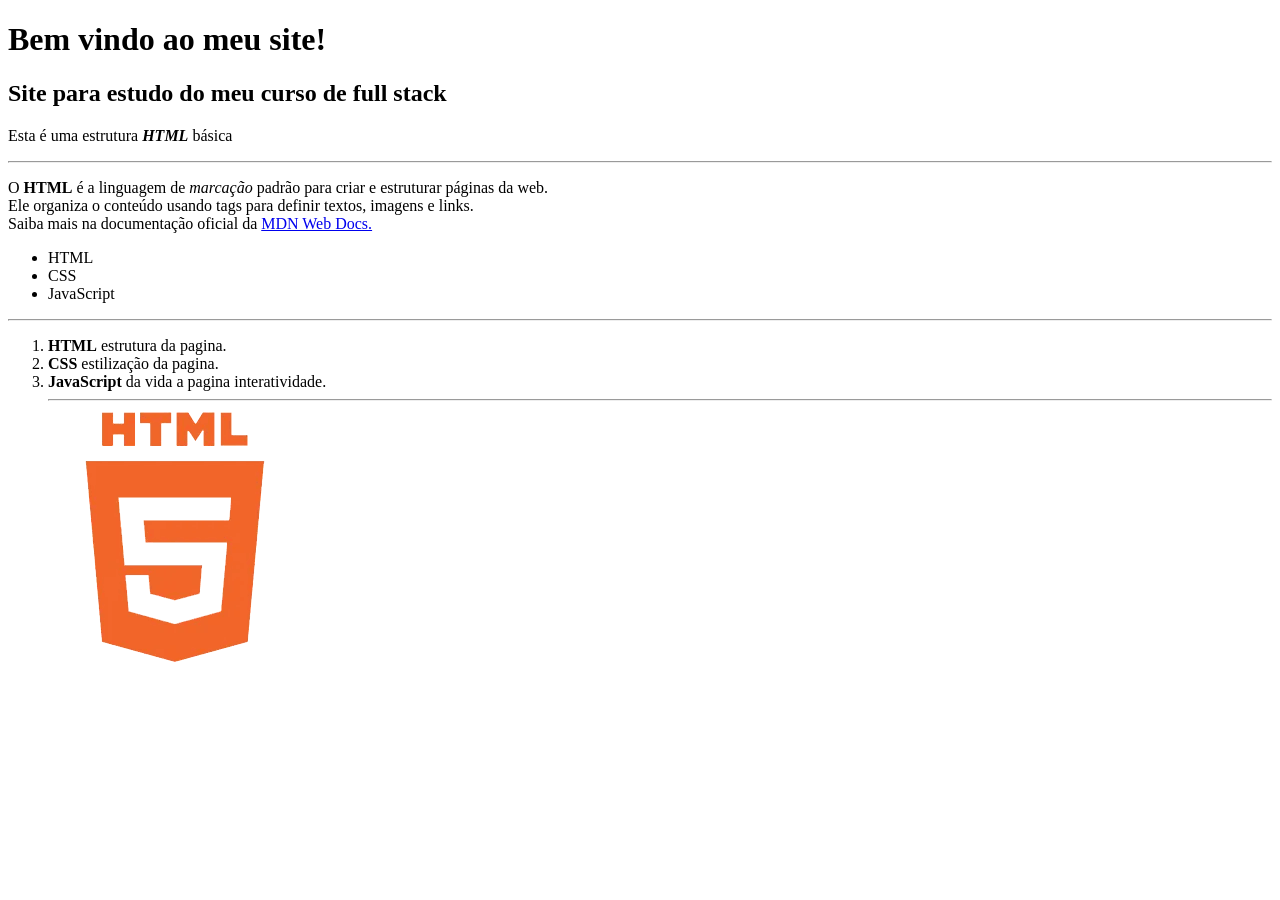
<file: index.html>
<!DOCTYPE html>
<html lang="pt-BR">
<head>
    <meta charset="UTF-8">
    <meta name="viewport" content="width=device-width, initial-scale=1.0">
    <title>Meu Primeiro Site</title>
</head>
<body>
    <h1>Bem vindo ao meu site!</h1>
    <h2>Site para estudo do meu curso de full stack</h2>
    <p>Esta é uma estrutura <strong><em>HTML</em></strong> básica</p>
    <hr>
    <p>O <strong>HTML</strong> é a linguagem de <em>marcação</em> padrão para criar e estruturar páginas da web. <br>Ele organiza o conteúdo usando tags para definir textos, imagens e links. <br>Saiba mais na documentação oficial da <a href="https://developer.mozilla.org/pt-BR/docs/Web/HTML" target="_blank" rel="noopener noreferrer">MDN Web Docs.</a></p>
    <ul>
        <li>HTML</li>
        <li>CSS</li>
        <li>JavaScript</li>
    </ul>
    <hr>
    <ol>
        <li><strong>HTML</strong> estrutura da pagina.</li>
        <li><strong>CSS</strong> estilização da pagina.</li>
        <li><strong>JavaScript</strong> da vida a pagina interatividade.</li><hr>
        <img src="imagens/html.png" alt="Foto do simbolo do HTML 5">
    </ol>
</body>
</html>
</file>
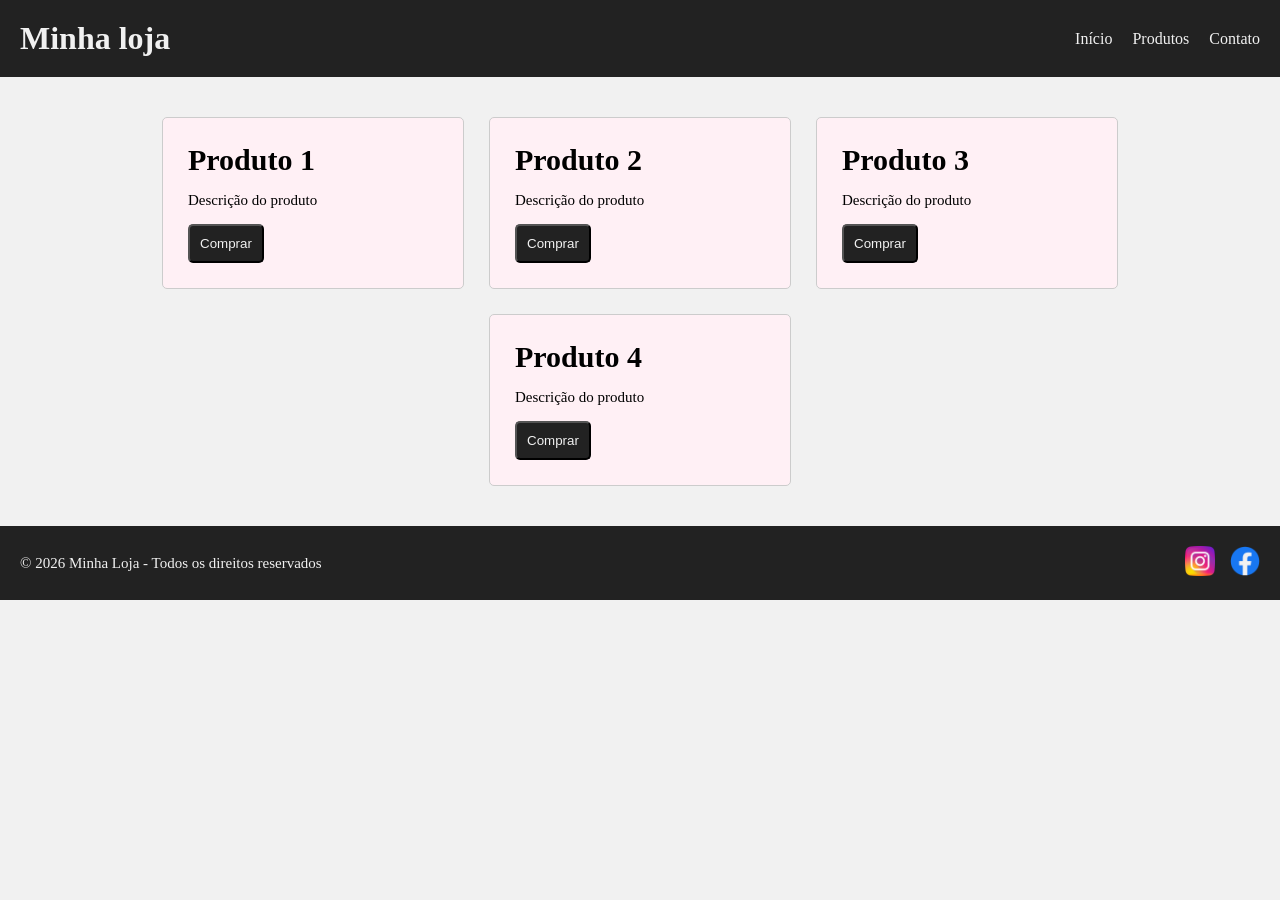
<file: aula 19, 20/index.html>
<!DOCTYPE html>
<html lang="pt-BR">
<head>
    <meta charset="UTF-8">
    <meta name="viewport" content="width=device-width, initial-scale=1.0">
    <link rel="stylesheet" href="style.css">
    <title>Aula FlexBox</title>
</head>
<body>
    <header class="cabecalho">
        <h1>Minha loja</h1>
        <nav class="menu">
            <a href="#">Início</a>
            <a href="#">Produtos</a>
            <a href="#">Contato</a>
        </nav>
    </header>
    <main>
        <section class="cards">
            <div class="produtos">
                <h2>Produto 1</h2>
                <p>Descrição do produto</p>
                <button>Comprar</button>
            </div>    
            <div class="produtos">
                <h2>Produto 2</h2>
                <p>Descrição do produto</p>
                <button>Comprar</button>
            </div>    
            <div class="produtos">
                <h2>Produto 3</h2>
                <p>Descrição do produto</p>
                <button>Comprar</button>
            </div>    
            <div class="produtos">
                <h2>Produto 4</h2>
                <p>Descrição do produto</p>
                <button>Comprar</button>
            </div>
        </section>
    </main>
    <footer class="rodape">
        <p>&copy; 2026 Minha Loja - Todos os direitos reservados</p>
        <div class="redes-sociais">
            <a href="#"><img src="../imagens/instagram.png" alt="Logo instagram"></a>
            <a href="#"><img src="../imagens/facebook.png" alt="Logo facebook"></a>
        </div>
    </footer>
</body>
</html>
</file>
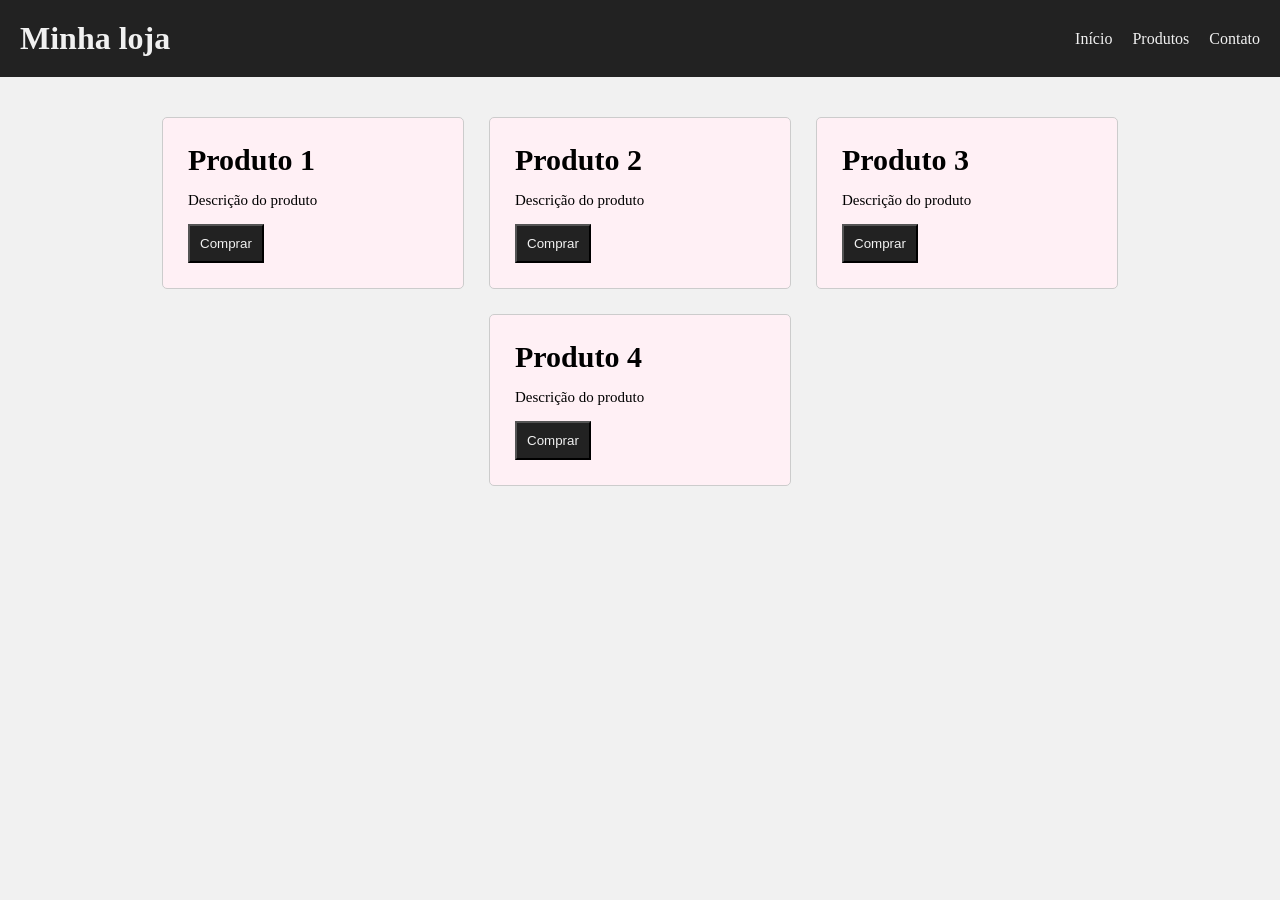
<file: aula 19/index.html>
<!DOCTYPE html>
<html lang="pt-br">
<head>
    <meta charset="UTF-8">
    <meta name="viewport" content="width=device-width, initial-scale=1.0">
    <link rel="stylesheet" href="style.css">
    <title>Aula FlexBox</title>
</head>
<body>
    <header class="cabecalho">
        <h1>Minha loja</h1>
        <nav class="menu">
            <a href="#">Início</a>
            <a href="#">Produtos</a>
            <a href="#">Contato</a>
        </nav>
    </header>
    <main>
        <section class="cards">
            <div class="produtos">
                <h2>Produto 1</h2>
                <p>Descrição do produto</p>
                <button>Comprar</button>
            </div>    
            <div class="produtos">
                <h2>Produto 2</h2>
                <p>Descrição do produto</p>
                <button>Comprar</button>
            </div>    
            <div class="produtos">
                <h2>Produto 3</h2>
                <p>Descrição do produto</p>
                <button>Comprar</button>
            </div>    
            <div class="produtos">
                <h2>Produto 4</h2>
                <p>Descrição do produto</p>
                <button>Comprar</button>
            </div>
        </section>
    </main>
    <footer></footer>
</body>
</html>
</file>
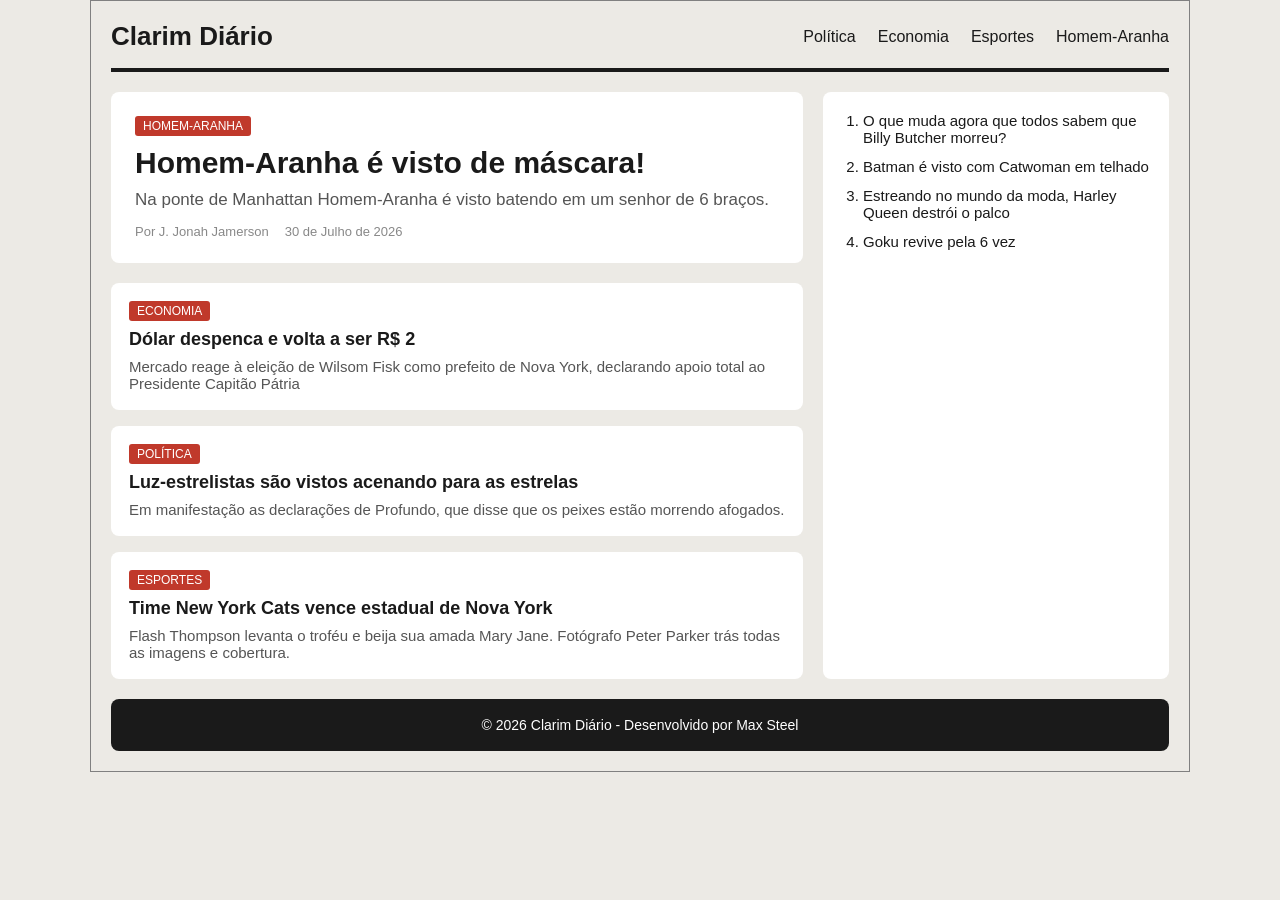
<file: site-news/index.html>
<!DOCTYPE html>
<html lang="pt-BR">
<head>
    <meta charset="UTF-8">
    <meta name="viewport" content="width=device-width, initial-scale=1.0">
    <title>Clarim Diário</title>
    <link rel="stylesheet" href="style.css">
</head>
<body>
    <header class="cabecalho">
        <div class="logo">
            Clarim Diário
        </div>
        <nav class="navegacao">
            <a href="#">Política</a>
            <a href="#">Economia</a>
            <a href="#">Esportes</a>
            <a href="#">Homem-Aranha</a>
        </nav>
    </header>
    <main class="principal">
        <article class="destaque">
            <span class="categoria">Homem-Aranha</span>
            <h1>
                <p>Homem-Aranha é visto de máscara!</p>
            </h1>
            <p class="resumo">Na ponte de Manhattan Homem-Aranha é visto batendo em um senhor de 6 braços.</p>
            <div class="meta">
                <span>Por J. Jonah Jamerson</span>
                <span>30 de Julho de 2026</span>
            </div>
        </article>
        <section class="grade-noticias">
            <article class="cartao">
                <span class="categoria">Economia</span>
                <h2>Dólar despenca e volta a ser R$ 2</h2>
                <p>Mercado reage à eleição de Wilsom Fisk como prefeito de Nova York, declarando apoio total ao Presidente Capitão Pátria</p>
            </article>
            <article class="cartao">
                <span class="categoria">Política</span>
                <h2>Luz-estrelistas são vistos acenando para as estrelas</h2>
                <p>Em manifestação as declarações de Profundo, que disse que os peixes estão morrendo afogados.</p>
            </article>
            <article class="cartao">
                <span class="categoria">Esportes</span>
                <h2>Time New York Cats vence estadual de Nova York</h2>
                <p>Flash Thompson levanta o troféu e beija sua amada Mary Jane. Fotógrafo Peter Parker trás todas as imagens e cobertura.</p>
            </article>
        </section>
    </main>
    <aside class="menu-lateral">
        <ol>
            <li>O que muda agora que todos sabem que Billy Butcher morreu?</li>
            <li>Batman é visto com Catwoman em telhado</li>
            <li>Estreando no mundo da moda, Harley Queen destrói o palco</li>
            <li>Goku revive pela 6 vez</li>
        </ol>
    </aside>
    <footer class="rodape">
        <p>&copy; 2026 Clarim Diário - Desenvolvido por Max Steel</p>
    </footer>
</body>
</html>
</file>
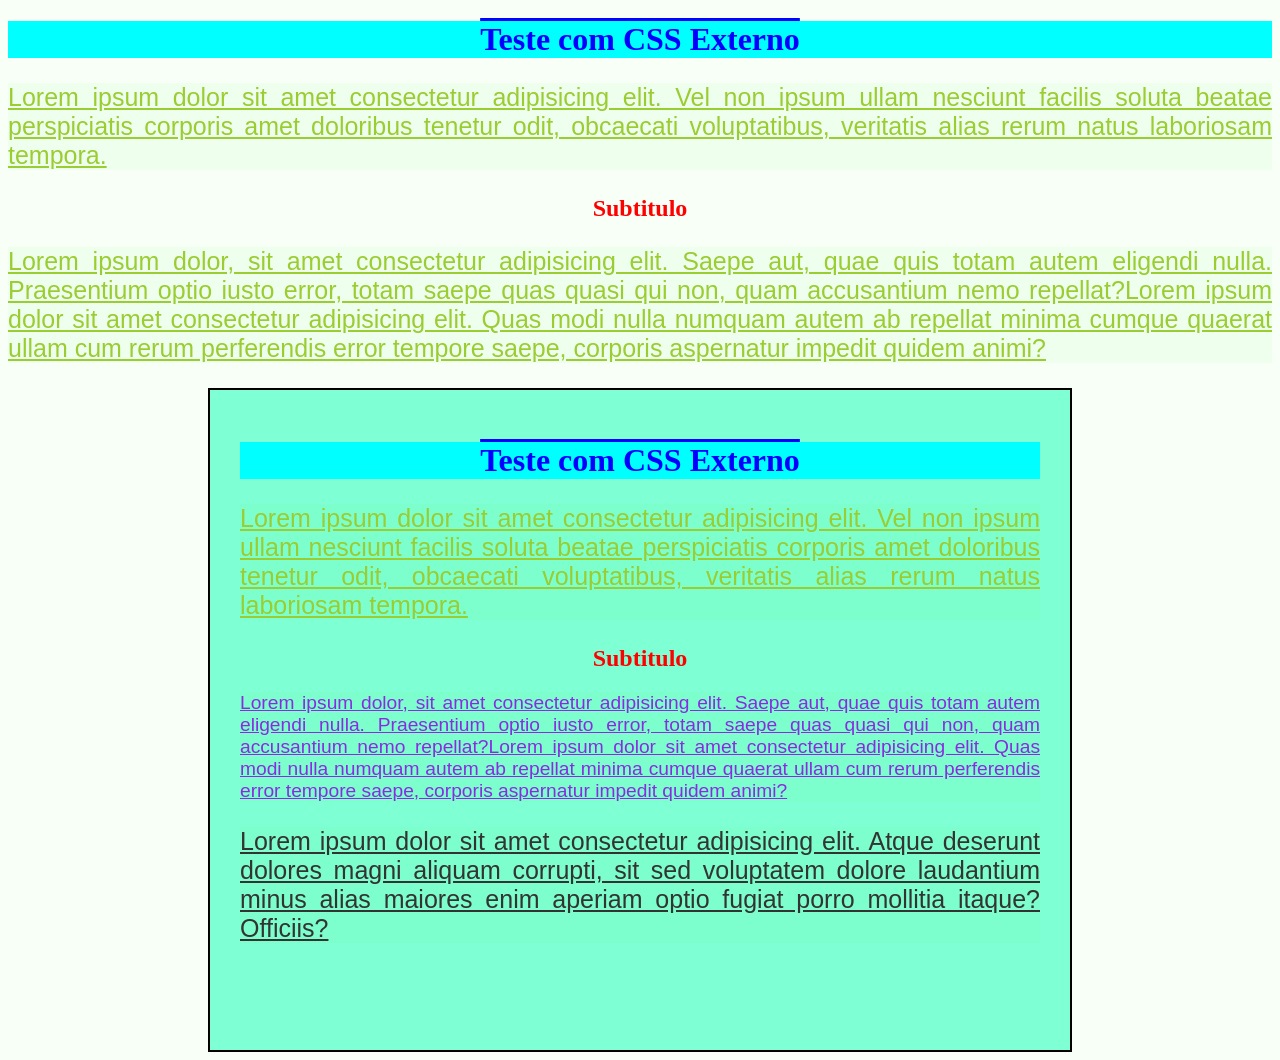
<file: externo.html>
<!DOCTYPE html>
<html lang="pt-BR">
<head>
    <meta charset="UTF-8">
    <meta name="viewport" content="width=device-width, initial-scale=1.0">
        <link rel="stylesheet" href="CSS/style.css">
    <title>CSS Externo</title>
</head>
<body>
    <h1>Teste com CSS Externo</h1>
    <p>Lorem ipsum dolor sit amet consectetur adipisicing elit. Vel non ipsum ullam nesciunt facilis soluta beatae perspiciatis corporis amet doloribus tenetur odit, obcaecati voluptatibus, veritatis alias rerum natus laboriosam tempora.</p>
    <h2>Subtitulo</h2>
    <p>Lorem ipsum dolor, sit amet consectetur adipisicing elit. Saepe aut, quae quis totam autem eligendi nulla. Praesentium optio iusto error, totam saepe quas quasi qui non, quam accusantium nemo repellat?Lorem ipsum dolor sit amet consectetur adipisicing elit. Quas modi nulla numquam autem ab repellat minima cumque quaerat ullam cum rerum perferendis error tempore saepe, corporis aspernatur impedit quidem animi?</p>
    <div class="card">
        <h1>Teste com CSS Externo</h1>
        <p>Lorem ipsum dolor sit amet consectetur adipisicing elit. Vel non ipsum ullam nesciunt facilis soluta beatae perspiciatis corporis amet doloribus tenetur odit, obcaecati voluptatibus, veritatis alias rerum natus laboriosam tempora.</p>
        <h2>Subtitulo</h2>
        <p id="textop1">Lorem ipsum dolor, sit amet consectetur adipisicing elit. Saepe aut, quae quis totam autem eligendi nulla. Praesentium optio iusto error, totam saepe quas quasi qui non, quam accusantium nemo repellat?Lorem ipsum dolor sit amet consectetur adipisicing elit. Quas modi nulla numquam autem ab repellat minima cumque quaerat ullam cum rerum perferendis error tempore saepe, corporis aspernatur impedit quidem animi?</p>
        <p id="texto">Lorem ipsum dolor sit amet consectetur adipisicing elit. Atque deserunt dolores magni aliquam corrupti, sit sed voluptatem dolore laudantium minus alias maiores enim aperiam optio fugiat porro mollitia itaque? Officiis?</p>
    </div>
</body>
</html>
</file>
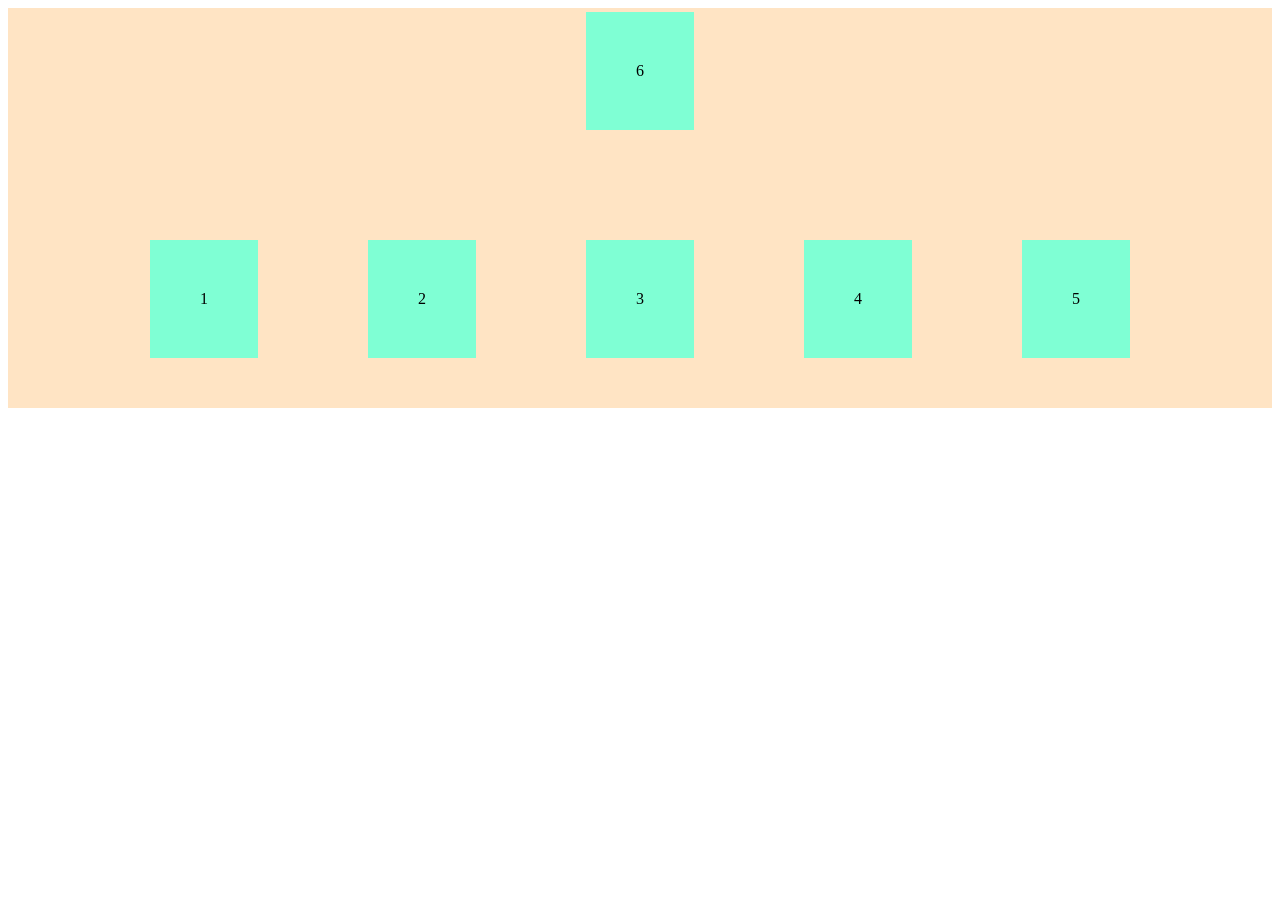
<file: flexbox.html>
<!DOCTYPE html>
<html lang="pt-BR">
<head>
    <meta charset="UTF-8">
    <meta name="viewport" content="width=device-width, initial-scale=1.0">
        <link rel="stylesheet" href="CSS/flexbox.css">
    <title>Flex Box</title>
</head>
<body>
    <div class="container">
        <div class="caixa">1</div>
        <div class="caixa">2</div>
        <div class="caixa">3</div>
        <div class="caixa">4</div>
        <div class="caixa">5</div>
        <div class="caixa">6</div>
    </div>
</body>
</html>
</file>
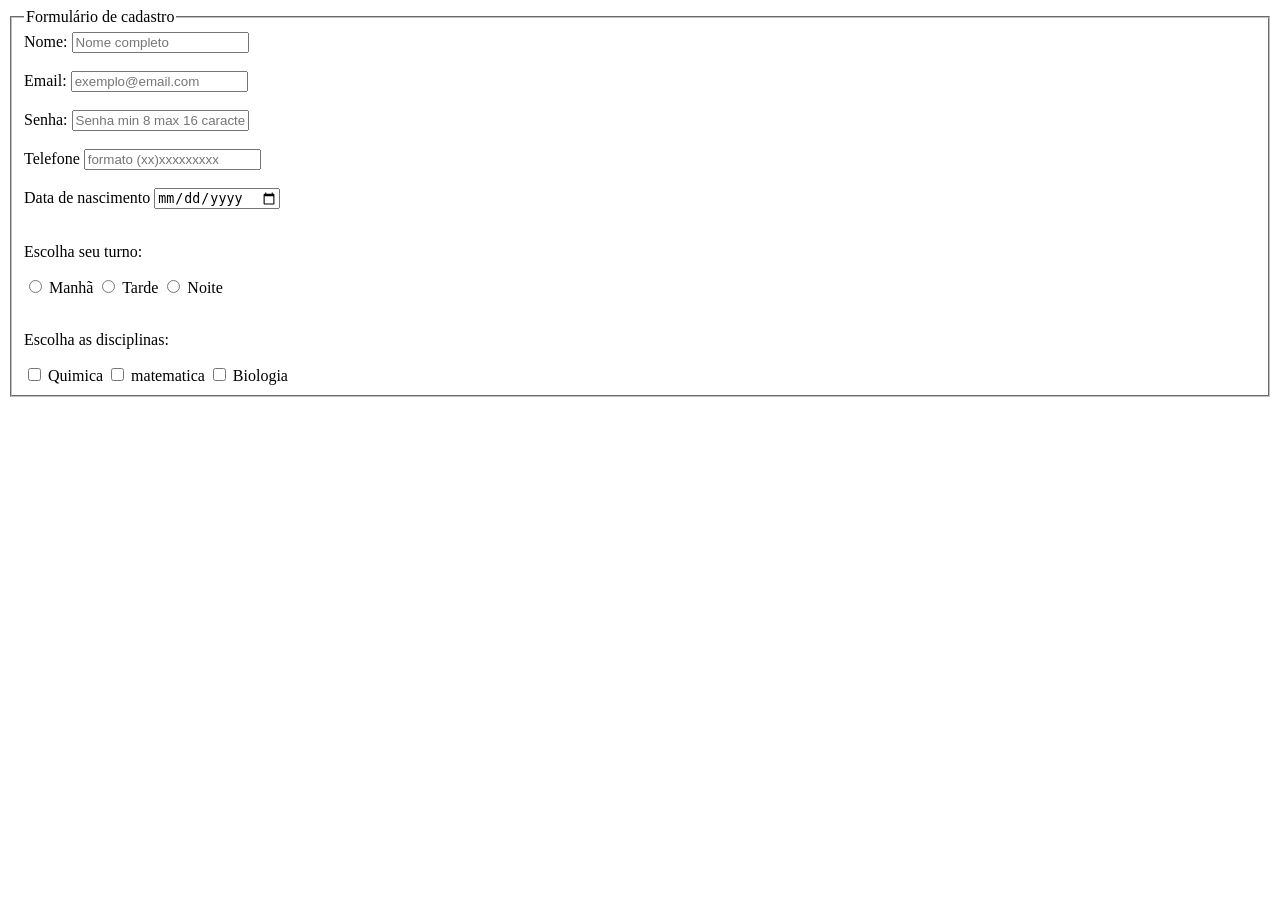
<file: formulario.html>
<!DOCTYPE html>
<html lang="pt-BR">
<head>
    <meta charset="UTF-8">
    <meta name="viewport" content="width=device-width, initial-scale=1.0">
    <title>Exemplo de Formulário</title>
</head>
<body>
    <fieldset>
        <legend>Formulário de cadastro</legend>
    <form action="#" method="post">
        <label for="nome">Nome: </label>
        <input type="text" name="nome" id="nome" placeholder="Nome completo" required><br><br>
        <label for="email">Email:</label>
        <input type="email" name="email" id="email" placeholder="exemplo@email.com" required>
        <br><br>
        <label for="senha">Senha:</label>
        <input type="password" name="senha" id="senha" placeholder="Senha min 8 max 16 caracter" required minlength="8" maxlength="16">
        <br><br>
        <label for="telefone">Telefone</label>
        <input type="tel" name="telefone" id="telefone" placeholder="formato (xx)xxxxxxxxx" required>
        <br><br>
        <label for="data">Data de nascimento</label>
        <input type="date" name="data" id="data">
        <br><br>
        <p>Escolha seu turno:</p>
        <input type="radio" name="turno" id="manha">
        <label for="manha">Manhã</label>
        <input type="radio" name="turno" id="tarde">
        <label for="tarde">Tarde</label>
        <input type="radio" name="turno" id="noite">
        <label for="noite">Noite</label>
        <br><br>
        <p>Escolha as disciplinas:</p>
        <input type="checkbox" name="materia" id="quimica" value="quimica">
        <label for="quimica">Quimica</label>
        <input type="checkbox" name="materia" id="matematica" value="matematica">
        <label for="matematica">matematica</label>
        <input type="checkbox" name="materia" id="biologia" value="biologia">
        <label for="biologia">Biologia</label>
    </fieldset>    
    </form>
</body>
</html>
</file>
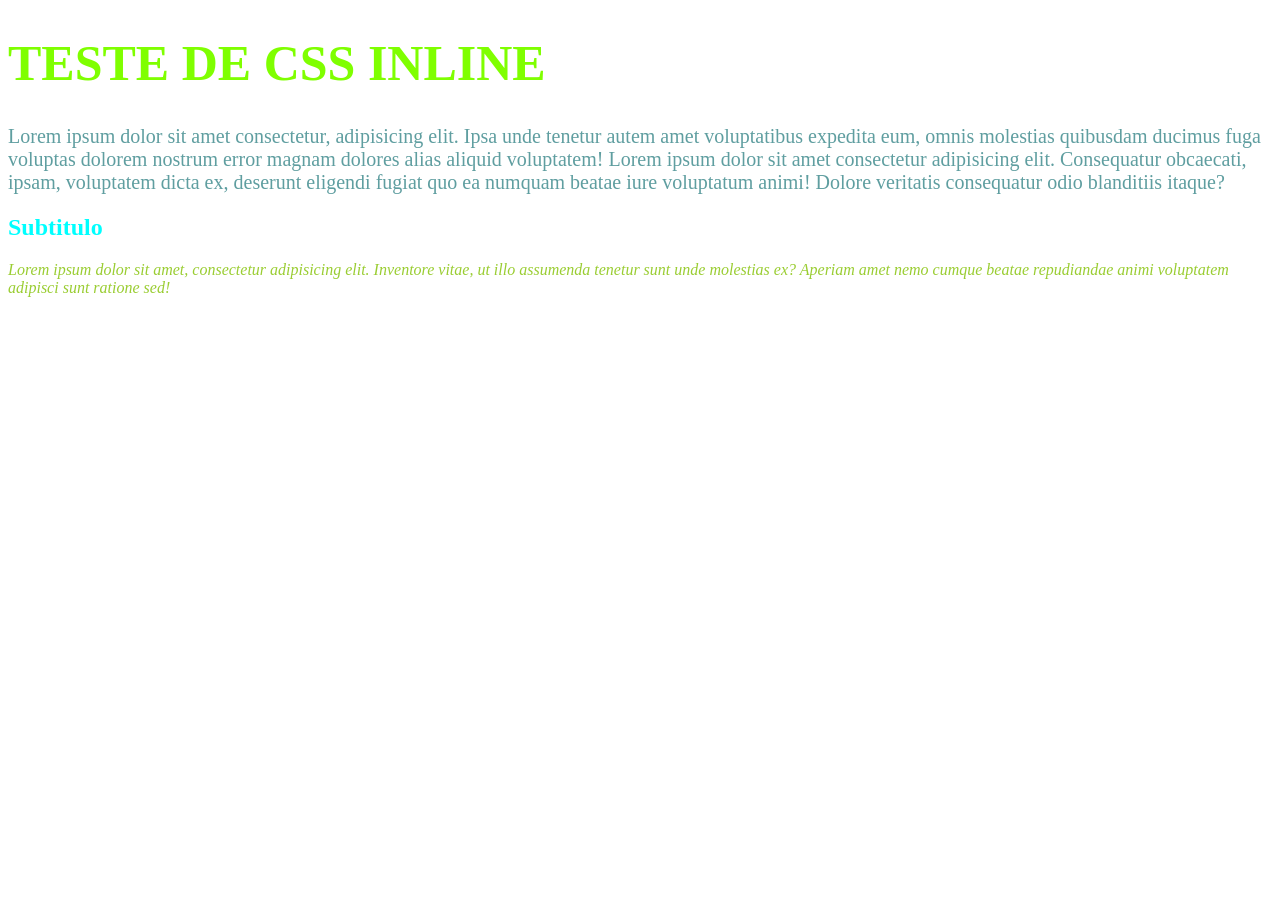
<file: inline.html>
<!DOCTYPE html>
<html lang="pt-BR">
<head>
    <meta charset="UTF-8">
    <meta name="viewport" content="width=device-width, initial-scale=1.0">
    <title>Inline CSS</title>
</head>
<body>
    <h1 style="color:chartreuse; font-size: 50px; text-transform: uppercase;">Teste de CSS Inline</h1>
    <p style="font-size: 20px; color: cadetblue;">Lorem ipsum dolor sit amet consectetur, adipisicing elit. Ipsa unde tenetur autem amet voluptatibus expedita eum, omnis molestias quibusdam ducimus fuga voluptas dolorem nostrum error magnam dolores alias aliquid voluptatem! Lorem ipsum dolor sit amet consectetur adipisicing elit. Consequatur obcaecati, ipsam, voluptatem dicta ex, deserunt eligendi fugiat quo ea numquam beatae iure voluptatum animi! Dolore veritatis consequatur odio blanditiis itaque?</p>
    <h2 style="font-size: x-large; color: aqua;">Subtitulo</h2>
    <p style="font-style: italic; color: yellowgreen;">Lorem ipsum dolor sit amet, consectetur adipisicing elit. Inventore vitae, ut illo assumenda tenetur sunt unde molestias ex? Aperiam amet nemo cumque beatae repudiandae animi voluptatem adipisci sunt ratione sed!</p>
</body>
</html>
</file>
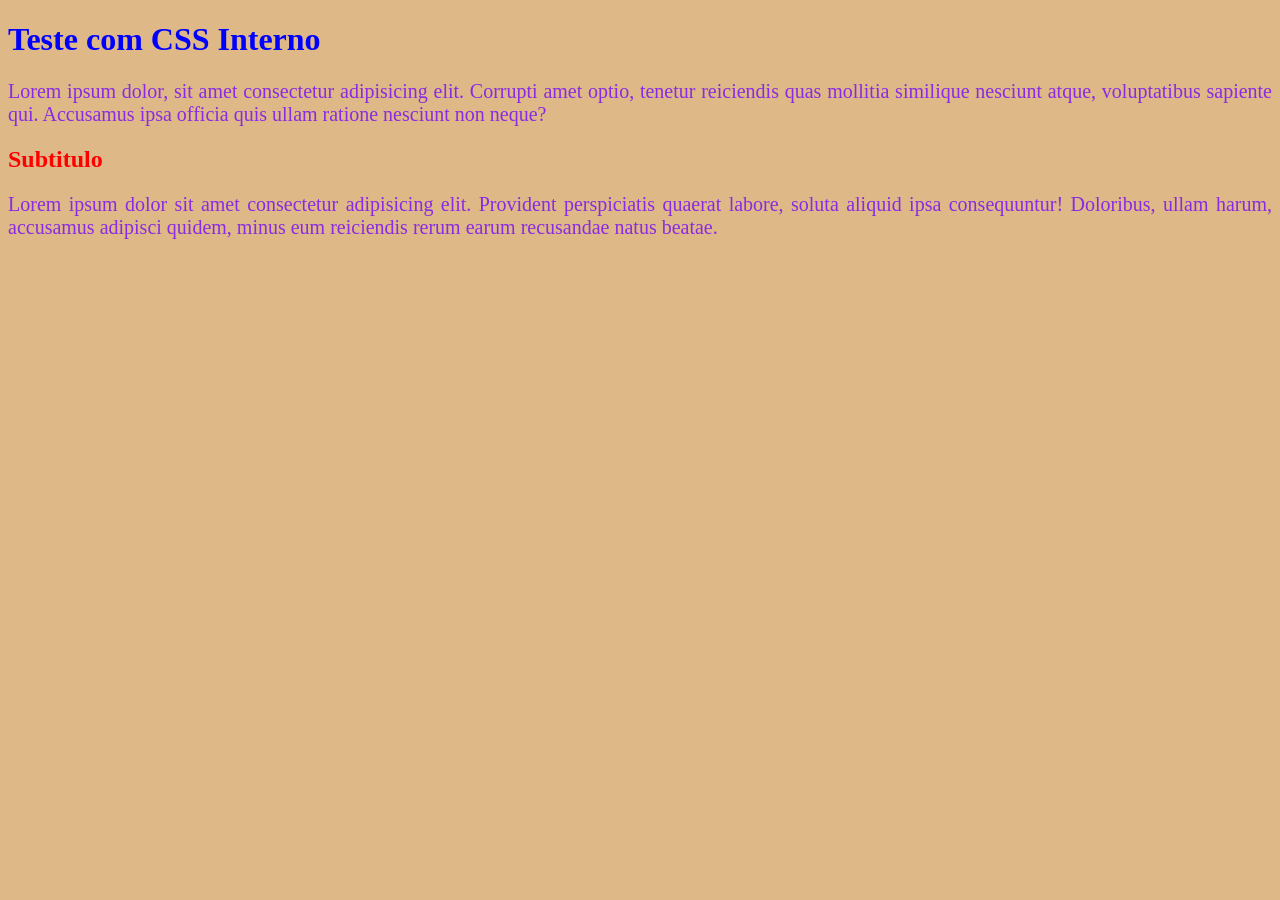
<file: interno.html>
<!DOCTYPE html>
<html lang="pt-BR">
<head>
    <meta charset="UTF-8">
    <meta name="viewport" content="width=device-width, initial-scale=1.0">
    <title>CSS Interno</title>
    <style>
        body{
            background-color: burlywood;
            color: blueviolet;

        }
        p{
            font-size: 20px;
            text-align: justify;
        }
        h1{
            color: blue;
        }
        h2{
            color: red;
        }
    </style>
</head>
<body>
    <h1>Teste com CSS Interno</h1>
    <p>Lorem ipsum dolor, sit amet consectetur adipisicing elit. Corrupti amet optio, tenetur reiciendis quas mollitia similique nesciunt atque, voluptatibus sapiente qui. Accusamus ipsa officia quis ullam ratione nesciunt non neque?</p>
    <h2>Subtitulo</h2>
    <p>Lorem ipsum dolor sit amet consectetur adipisicing elit. Provident perspiciatis quaerat labore, soluta aliquid ipsa consequuntur! Doloribus, ullam harum, accusamus adipisci quidem, minus eum reiciendis rerum earum recusandae natus beatae.</p>
</body>
</html>
</file>
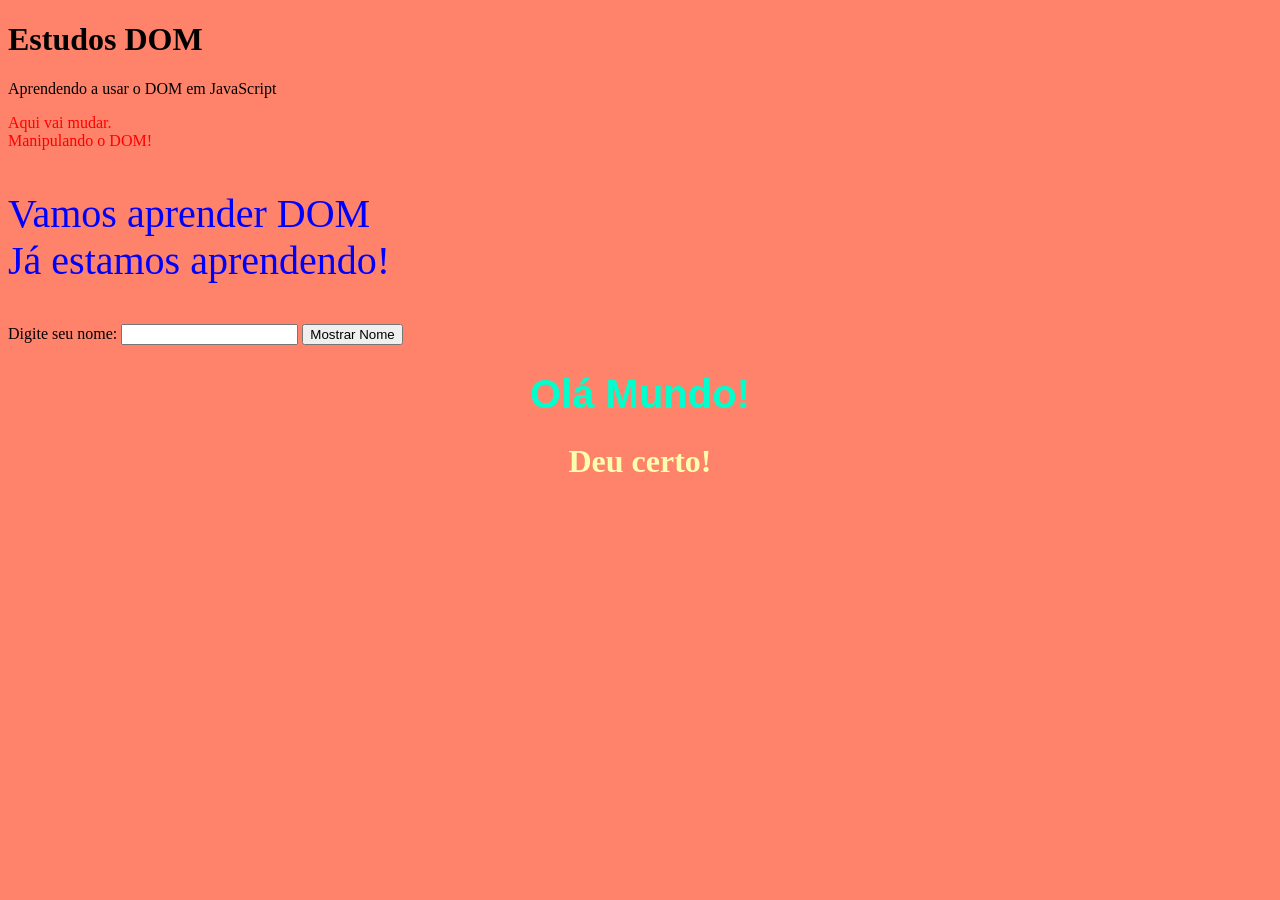
<file: Aulas JS/dom.html>
<!DOCTYPE html>
<html lang="pt-BR">
<head>
    <meta charset="UTF-8">
    <meta name="viewport" content="width=device-width, initial-scale=1.0">
    <title>DOM</title>
</head>
<body>
    <h1>Estudos DOM</h1>
    <p>Aprendendo a usar o DOM em JavaScript</p>
    <p>Aqui vai mudar</p>
    <p id="id">Vamos aprender DOM</p>
    <label for="nome">Digite seu nome:</label>
    <input type="text" name="nome" id="nome">
    <button onclick="mostrarNome()">Mostrar Nome</button>
    <p id="resultado"></p>

    <script>
         window.document.write("<h1 style='color: #00ffcc; font-family: Arial, sans-serif; font-size: 40px; text-align: center;'>Olá Mundo!</h1>")

        let novoTexto = document.getElementsByTagName("p")[1]
        novoTexto.innerHTML = "Aqui vai mudar.</br>Manipulando o DOM!"
        novoTexto.style.color = 'red'

        let novaTag = document.createElement('h1');
        novaTag.innerHTML = "Deu certo!";  
        novaTag.style.textAlign = 'center'
        novaTag.style.color = '#faffaf'

        document.body.style.backgroundColor = 'rgba(255, 99, 71, 0.8)'

        document.body.appendChild(novaTag);

        document.getElementById("id").style.fontSize = '40px';
        document.getElementById("id").innerHTML = 'Vamos aprender DOM<br/> Já estamos aprendendo!';
        document.getElementById("id").style.color = 'blue';

        function mostrarNome(){
            let nome = document.getElementById("nome").value
            document.getElementById("resultado").innerHTML = `Olá ${nome}!`
            document.getElementById("resultado").style.color = 'green'
            document.getElementById('resultado').style.fontSize = '30px'
            document.getElementById('resultado').style.textAlign = 'center'
        }
    </script>
</body>
</html>
</file>
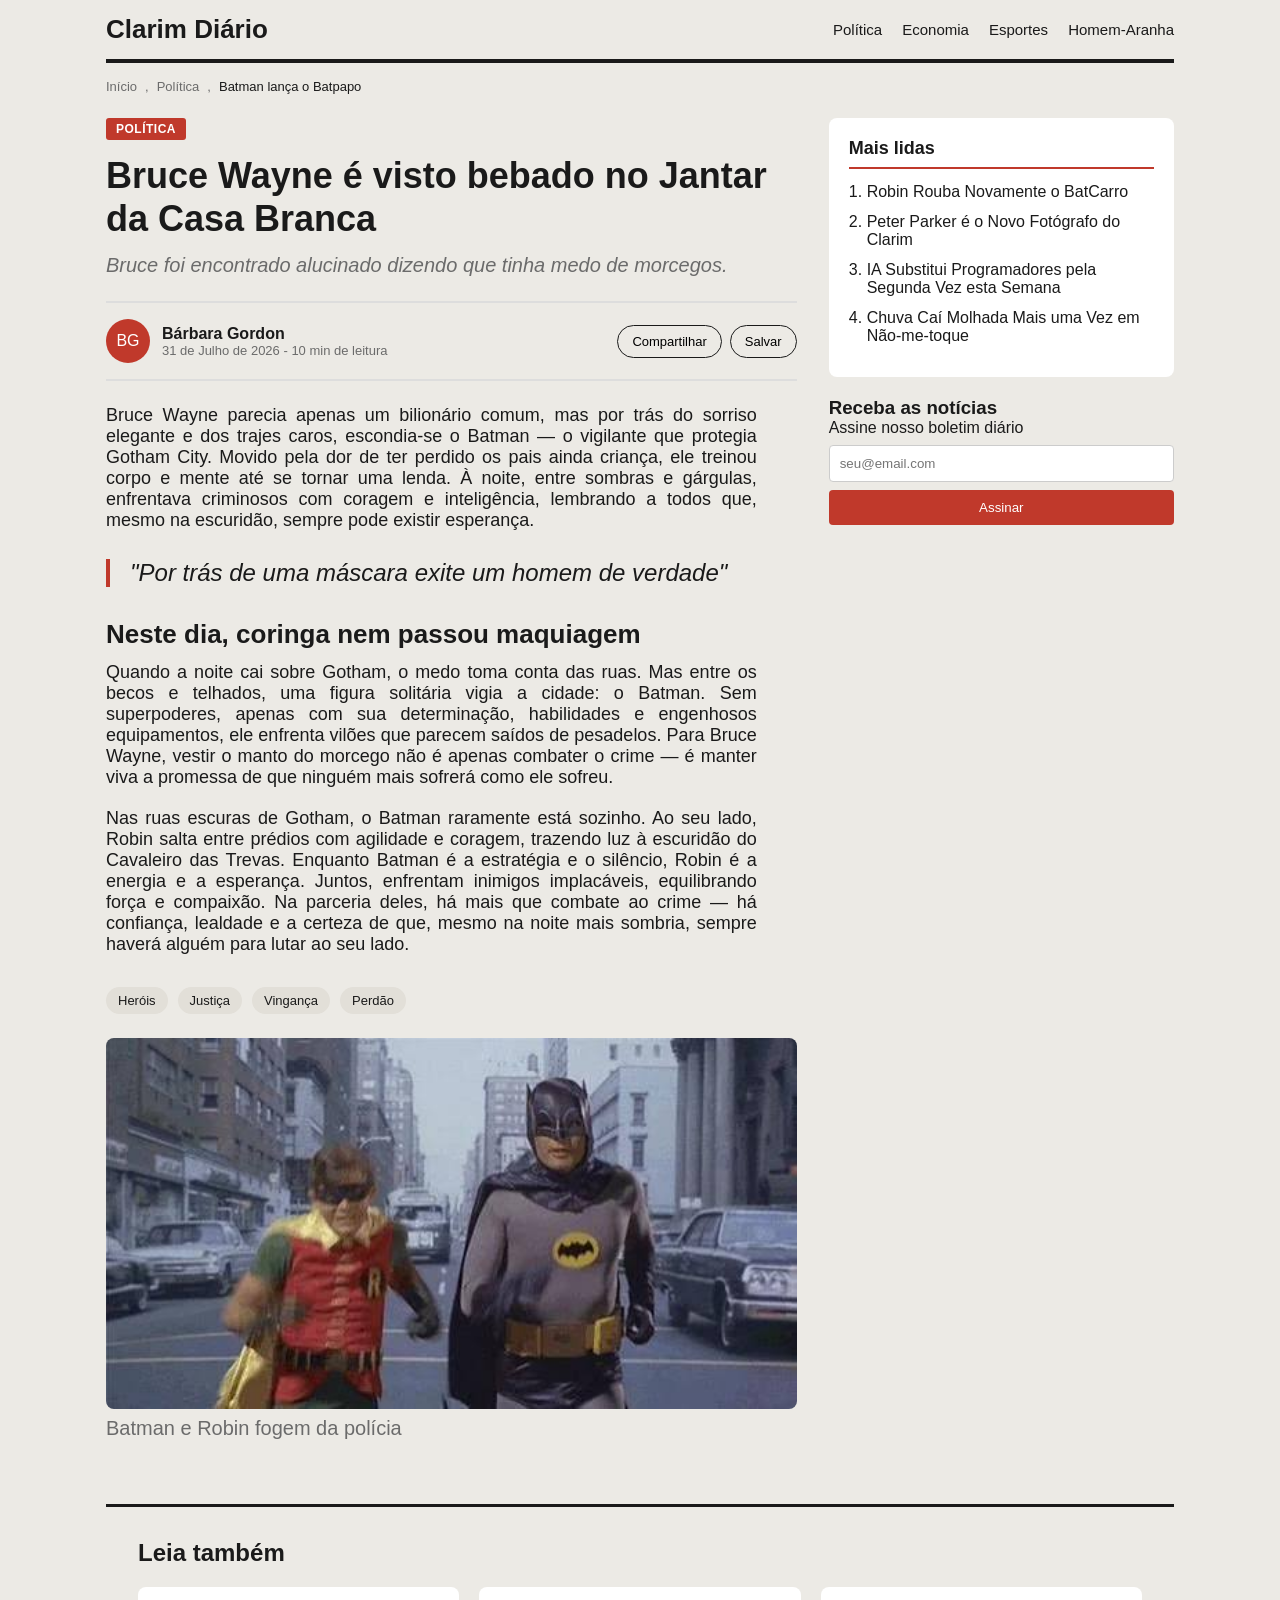
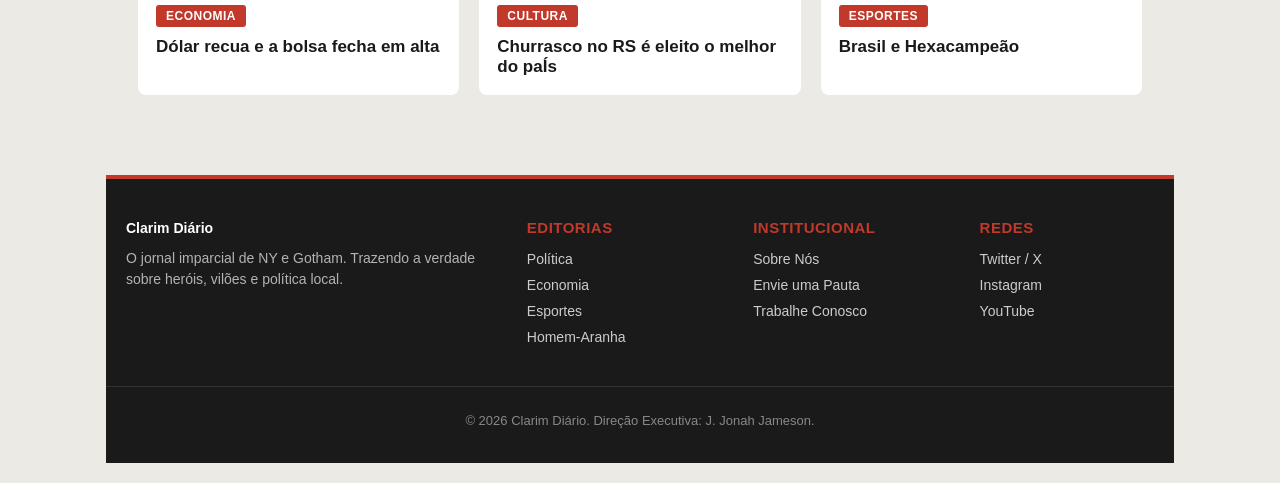
<file: site-news/materia.html>
<!DOCTYPE html>
<html lang="pt-BR">
<head>
    <meta charset="UTF-8">
    <meta name="viewport" content="width=device-width, initial-scale=1.0">
    <title>Batman lança o Batpapo - Clarim Diário</title>
    <link rel="stylesheet" href="materia.css">
</head>
<body>
    <header class="cabecalho">
        <a href="index.html" class="logo">Clarim Diário</a>
        <nav class="navegacao">
            <a href="#">Política</a>
            <a href="#">Economia</a>
            <a href="#">Esportes</a>
            <a href="#">Homem-Aranha</a>
        </nav>
    </header>
    
    <nav class="trilha">
        <a href="index.html">Início</a>
        <span>,</span>
        <a href="#">Política</a>
        <span>,</span>
        <span class="atual">Batman lança o Batpapo</span>
    </nav>

    <div class="conteudo">
        <article class="materia">
            <span class="categoria">Política</span>
            <h1>Bruce Wayne é visto bebado no Jantar da Casa Branca</h1>
            <p class="linha-fina">Bruce foi encontrado alucinado dizendo que tinha medo de morcegos.</p>
            <div class="autor">
                <div class="avatar">BG</div>
                <div>
                    <strong>Bárbara Gordon</strong>
                    <span class="data">31 de Julho de 2026 - 10 min de leitura</span>
                </div>
                <div class="compartilhar">
                    <button>Compartilhar</button>
                    <button>Salvar</button>
                </div>
            </div>
            <div class="texto">
                <p>Bruce Wayne parecia apenas um bilionário comum, mas por trás do sorriso elegante e dos trajes caros, escondia-se o Batman — o vigilante que protegia Gotham City. Movido pela dor de ter perdido os pais ainda criança, ele treinou corpo e mente até se tornar uma lenda. À noite, entre sombras e gárgulas, enfrentava criminosos com coragem e inteligência, lembrando a todos que, mesmo na escuridão, sempre pode existir esperança.</p>
                <blockquote>"Por trás de uma máscara exite um homem de verdade"</blockquote>
                <h2>Neste dia, coringa nem passou maquiagem</h2>
                <p>Quando a noite cai sobre Gotham, o medo toma conta das ruas. Mas entre os becos e telhados, uma figura solitária vigia a cidade: o Batman. Sem superpoderes, apenas com sua determinação, habilidades e engenhosos equipamentos, ele enfrenta vilões que parecem saídos de pesadelos. Para Bruce Wayne, vestir o manto do morcego não é apenas combater o crime — é manter viva a promessa de que ninguém mais sofrerá como ele sofreu.</p>
                <p>Nas ruas escuras de Gotham, o Batman raramente está sozinho. Ao seu lado, Robin salta entre prédios com agilidade e coragem, trazendo luz à escuridão do Cavaleiro das Trevas. Enquanto Batman é a estratégia e o silêncio, Robin é a energia e a esperança. Juntos, enfrentam inimigos implacáveis, equilibrando força e compaixão. Na parceria deles, há mais que combate ao crime — há confiança, lealdade e a certeza de que, mesmo na noite mais sombria, sempre haverá alguém para lutar ao seu lado.</p>
            </div>
            <div class="tags">
                <a href="#">Heróis</a>
                <a href="#">Justiça</a>
                <a href="#">Vingança</a>
                <a href="#">Perdão</a>
            </div>
            <figure class="imagem-destaque">
                <img src="../imagens/Batman e Robin.jpeg" alt="Homem fugindo fantasiado">
                <figcaption>Batman e Robin fogem da polícia</figcaption>
            </figure>
        </article>
        
        <aside class="menu-lateral">
            <div class="caixa">
                <h3>Mais lidas</h3>
                <ol>
                    <li>Robin Rouba Novamente o BatCarro</li>
                    <li>Peter Parker é o Novo Fotógrafo do Clarim</li>
                    <li>IA Substitui Programadores pela Segunda Vez esta Semana</li>
                    <li>Chuva Caí Molhada Mais uma Vez em Não-me-toque</li>
                </ol>
            </div>
            <div class="caixa-newsletter">
                <h3>Receba as notícias</h3>
                <p>Assine nosso boletim diário</p>
                <input type="email" placeholder="seu@email.com">
                <button>Assinar</button>
            </div>
        </aside>
    </div>
    <section class="relacionados">
        <h2>Leia também</h2>
        <div class="grade">
            <article class="cartao">
                <span class="categoria">Economia</span>
                <h3>Dólar recua e a bolsa fecha em alta</h3>
            </article>
            <article class="cartao">
                <span class="categoria">Cultura</span>
                <h3>Churrasco no RS é eleito o melhor do paÍs</h3>
            </article>
            <article class="cartao">
                <span class="categoria">Esportes</span>
                <h3>Brasil e Hexacampeão</h3>
            </article>
        </div>
    </section>
    <footer class="rodape">
    <div class="rodape-conteudo">
        <div class="rodape-coluna sobre">
            <a href="index.html" class="logo">Clarim Diário</a>
            <p>O jornal imparcial de NY e Gotham. Trazendo a verdade sobre heróis, vilões e política local.</p>
        </div>

        <div class="rodape-coluna">
            <h4>Editorias</h4>
            <ul>
                <li><a href="#">Política</a></li>
                <li><a href="#">Economia</a></li>
                <li><a href="#">Esportes</a></li>
                <li><a href="#">Homem-Aranha</a></li>
            </ul>
        </div>

        <div class="rodape-coluna">
            <h4>Institucional</h4>
            <ul>
                <li><a href="#">Sobre Nós</a></li>
                <li><a href="#">Envie uma Pauta</a></li>
                <li><a href="#">Trabalhe Conosco</a></li>
            </ul>
        </div>

        <div class="rodape-coluna">
            <h4>Redes</h4>
            <ul>
                <li><a href="#">Twitter / X</a></li>
                <li><a href="#">Instagram</a></li>
                <li><a href="#">YouTube</a></li>
            </ul>
        </div>
    </div>

    <div class="rodape-inferior">
        <p>&copy; 2026 Clarim Diário. Direção Executiva: J. Jonah Jameson.</p>
    </div>
</footer>
</body>
</html>
</file>
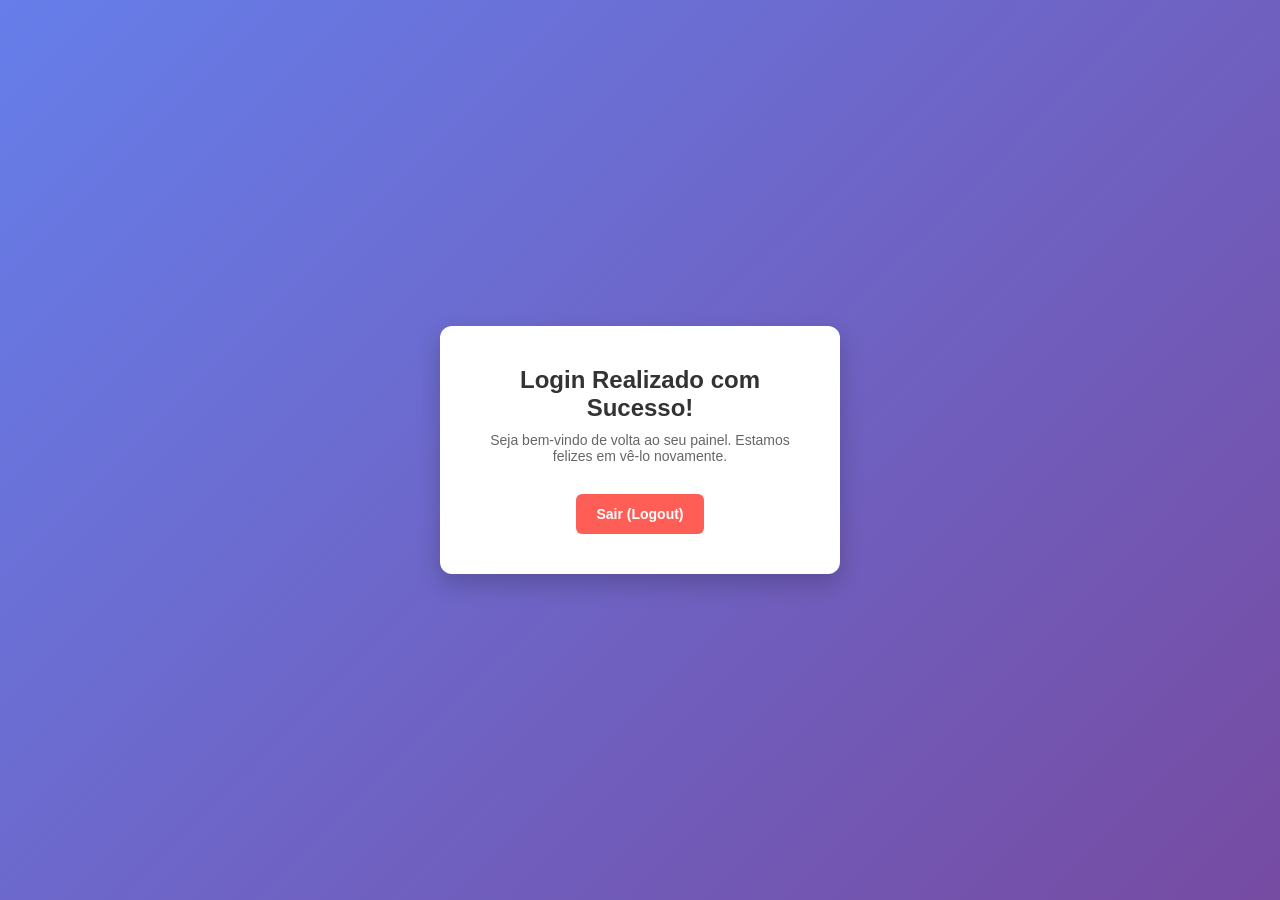
<file: Aula 27/HTML/bemVindo.html>
<!DOCTYPE html>
<html lang="pt-BR">
<head>
    <meta charset="UTF-8">
    <meta name="viewport" content="width=device-width, initial-scale=1.0">
    <title>Bem-vindo</title>
    <link rel="stylesheet" href="../CSS/bemVindo.css">
</head>
<body>

    <div class="welcome-card">
        <h1>Login Realizado com Sucesso!</h1>
        <p>Seja bem-vindo de volta ao seu painel. Estamos felizes em vê-lo novamente.</p>
        <a href="login.html" class="btn-logout">Sair (Logout)</a>
    </div>
</body>
</html>
</file>
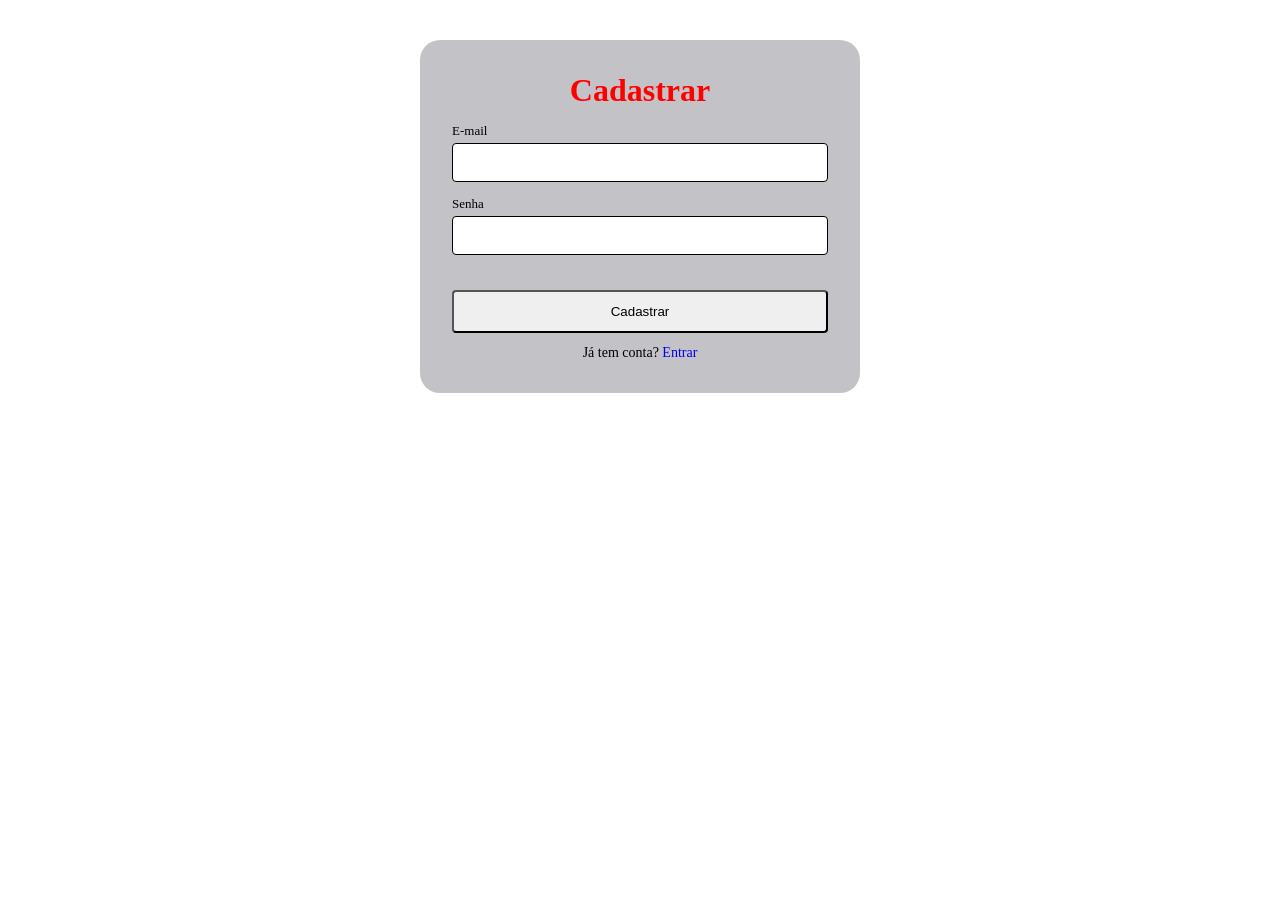
<file: Aula 27/HTML/cadastro.html>
<!DOCTYPE html>
<html lang="pt-BR">
<head>
    <meta charset="UTF-8">
    <meta name="viewport" content="width=device-width, initial-scale=1.0">
    <title>Tela de Cadastro</title>
    <link rel="stylesheet" href="../CSS/login.css">
</head>
<body>
    <main class="principal">
        <form action="" id="form-cadastro" class="formulario">
            <h1>Cadastrar</h1>
            <label for="email">E-mail</label>
            <input type="email" name="email" id="email" required>
            <label for="senha">Senha</label>
            <input type="password" name="senha" id="senha" required>
            <p id="aviso"></p>
            <button type="submit" class="btn">Cadastrar</button>
            <p class="rodape-form">Já tem conta? <a href="login.html">Entrar</a></p>
        </form>
    </main>
    <script type="module" src="../JS/cadastro.js"></script>
</body>
</html>
</file>
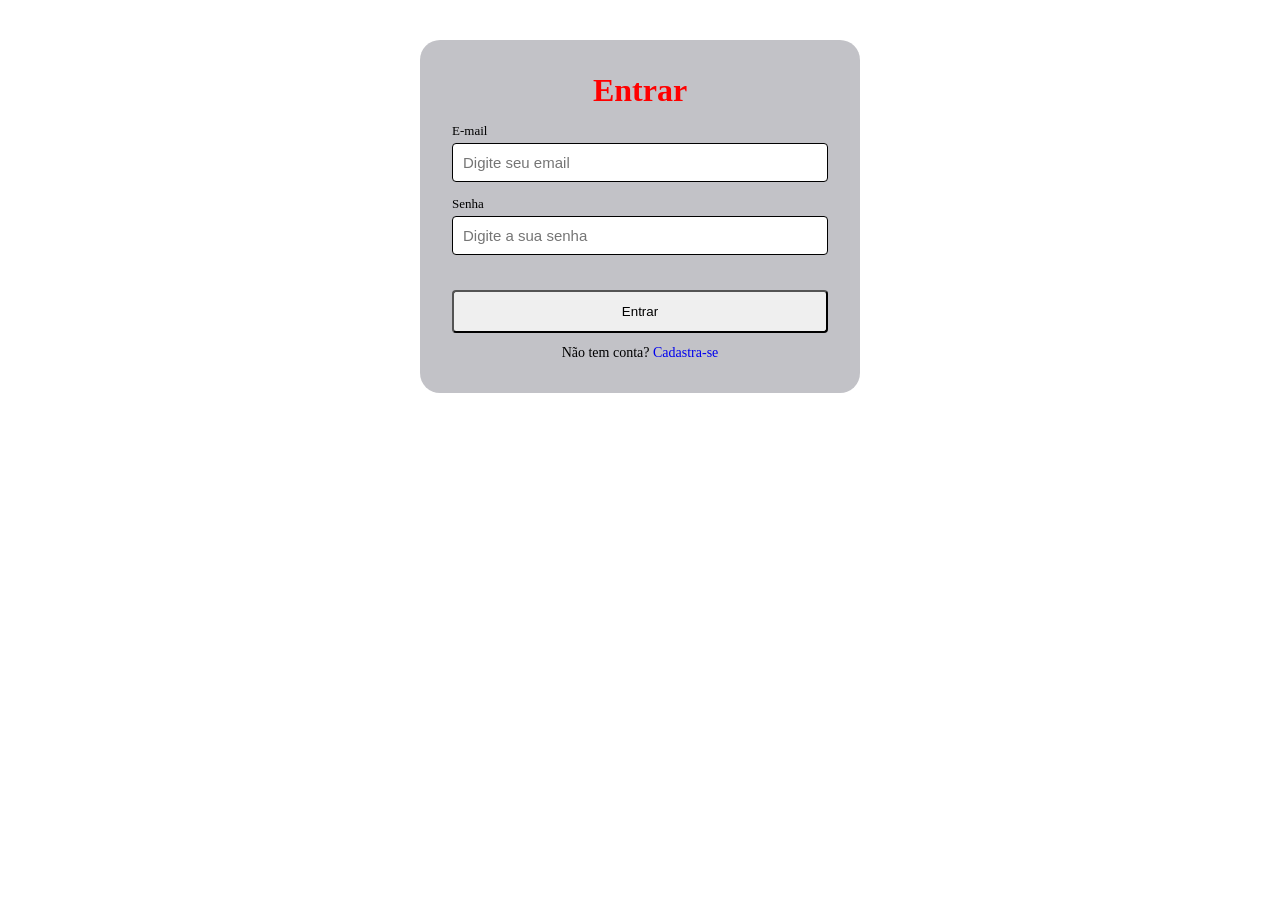
<file: Aula 27/HTML/login.html>
<!DOCTYPE html>
<html lang="pt-BR">
<head>
    <meta charset="UTF-8">
    <meta name="viewport" content="width=device-width, initial-scale=1.0">
    <title>Tela de Login</title>
    <link rel="stylesheet" href="../CSS/login.css">
</head>
<body>
    <main class="principal">
        <form action="" id="form-login" class="formulario">
            <h1>Entrar</h1>
            <label for="email">E-mail</label>
            <input type="email" name="email" id="email" placeholder="Digite seu email" required>
            <label for="senha">Senha</label>
            <input type="password" name="senha" id="senha" placeholder="Digite a sua senha" required>
            <p id="aviso"></p>
            <button type="submit" class="btn">Entrar</button>
            <p class="rodape-form">Não tem conta? <a href="cadastro.html">Cadastra-se</a></p>
        </form>
    </main>
    <script type="module" src="../JS/login.js"></script>
</body>
</html>
</file>
<file: aula 19, 20/style.css>
*{
        margin: 0;
        padding: 0;
}

body{
    font-family: 'Times New Roman', Times, serif;
    background-color: #f1f1f1;
}

.cabecalho{
    background-color: #222;
    color: #f1f1f1;
    padding: 20px;
    display: flex;
    justify-content: space-between;
    align-items: center;
}

.menu{
    display: flex;
    gap: 20px;
}

.menu a{
    color: #f1f1f1;
    text-decoration: none;
}

.menu a:hover{
    text-decoration: underline;
    color: #1E90FF;
    transform: scale(1.20);
}

.cards{
    display: flex;
    justify-content: center;
    padding: 40px;
    gap: 25px;
    flex-wrap: wrap;
}

.produtos{
    background-color: #FFF0F5;
    width: 250px;
    padding: 25px;
    border: 1px solid #ccc;
    border-radius: 5px;
}

.produtos h2{
    font-size: 30px;
    margin-bottom: 15px;
}

.produtos p{
    font-size: 15px;
    margin-bottom: 15px;
}

.produtos button{
    padding: 10px;
    background-color: #222;
    color: #f1f1f1;
    cursor: pointer;
    border-radius: 5px;
}

.produtos button:hover{
  background-color: aqua;
  color: #1E90FF;
  transform: scale(1.10);  
}

.rodape{
    background-color: #222;
    color: #f1f1f1;
    display: flex;
    justify-content: space-between;
    align-items: center;
    padding: 20px;
}

.rodape p{
    font-size: 15px;
}

.redes-sociais{
    display: flex;
    gap: 15px;
}

.redes-sociais img{
    width: 30px;
}
</file>
<file: aula 19/style.css>
*{
        margin: 0;
        padding: 0;
}

body{
    font-family: 'Times New Roman', Times, serif;
    background-color: #f1f1f1;
}

.cabecalho{
    background-color: #222;
    color: #f1f1f1;
    padding: 20px;
    display: flex;
    justify-content: space-between;
    align-items: center;
}

.menu{
    display: flex;
    gap: 20px;
}

.menu a{
    color: #f1f1f1;
    text-decoration: none;
}

.menu a:hover{
    text-decoration: underline;
    color: #1E90FF;
    transform: scale(1.20);
}

.cards{
    display: flex;
    justify-content: center;
    padding: 40px;
    gap: 25px;
    flex-wrap: wrap;
}

.produtos{
    background-color: #FFF0F5;
    width: 250px;
    padding: 25px;
    border: 1px solid #ccc;
    border-radius: 5px;
}

.produtos h2{
    font-size: 30px;
    margin-bottom: 15px;
}

.produtos p{
    font-size: 15px;
    margin-bottom: 15px;
}

.produtos button{
    padding: 10px;
    background-color: #222;
    color: #f1f1f1;
    cursor: pointer;
}

.produtos button:hover{
  background-color: aqua;
  color: #1E90FF;
  transform: scale(1.10);  
}
</file>
<file: site-news/style.css>
*{
    margin: 0;
    padding: 0;
    box-sizing: border-box;
}

body{
    font-family: 'Trebuchet MS', 'Lucida Sans Unicode', 'Lucida Grande', 'Lucida Sans', Arial, sans-serif;
    color: #1a1a1a;
    background: #eceae5;
    display: grid;
    border: 1px solid gray;
    grid-template-columns: 2fr 1fr;
    grid-template-areas: 
    "cabecalho cabecalho"
    "principal menu-lateral"
    "rodape rodape";
    gap: 20px;
    max-width: 1100px;
    margin: 0 auto;
    padding: 20px;
}

.cabecalho{grid-area: cabecalho; }
.principal{ grid-area: principal;}
.menu-lateral{ grid-area: menu-lateral;}
.rodape{ grid-area: rodape;}

.cabecalho{
    border-bottom: 4px solid #1a1a1a;
    display: flex;
    justify-content: space-between;
    align-items: center;
    padding-bottom: 16px;
}

.logo{
    font-size: 26px;
    font-weight: bolder;
}

.navegacao{
    display: flex;
    gap: 22px;
}

.navegacao a{
    text-decoration: none;
    color: #1a1a1a;
    font-family: Arial, Helvetica, sans-serif;
}

.navegacao a:hover{
    color: #c0392b;
}

.destaque{
    background-color: #ffffff;
    padding: 24px;
    border-radius: 8px;
}

/* Notícia de destaque */

.destaque h1{
    font-size: 30px;
    margin: 10px 0;
}

.resumo{
    color: #555;
    font-size: 17px;
}

.categoria{
    display: inline-block;
    background-color: #c0392b;
    color: #ffffff;
    font-family: Arial, Helvetica, sans-serif;
    font-size: 12px;
    text-transform: uppercase;
    padding: 3px 8px;
    border-radius: 3px;
}

.meta{
    display: flex;
    gap: 16px;
    margin-top: 14px;
    font-family: Arial, Helvetica, sans-serif;
    font-size: 13px;
    color: #888;
}

/* Grid de Notícias */

.grade-noticias{
    display: grid;
    grid-template-columns: repeat(autofit, minmax(220px, 1fr));
    gap: 16px;
    margin-top: 20px;
}

.cartao{
    background: #fff;
    padding: 18px;
    border-radius: 8px;
}

.cartao h2{
    font-size: 18px;
    margin: 8px 0;
}

.cartao p{
    font-size: 15px;
    color: #555;
}

/* Barra Lateral */

.menu-lateral{
    background-color: #fff;
    padding: 20px;
    border-radius: 8px;
}

.menu-lateral h3{
    border-bottom: 2px solid #c0392b;
    padding-bottom: 8px;
    margin-bottom: 12px;
}

.menu-lateral ol{
    padding-left: 20px;
}

.menu-lateral li{
    margin-bottom: 12px;
    font-size: 15px;
}

.rodape{
    background: #1a1a1a;
    color: #fff;
    text-align: center;
    padding: 18px;
    border-radius: 8px;
    font-family: Arial, Helvetica, sans-serif;
    font-size: 14px;
}

/* Responsividade */

@media(max-width: 768px){
    body{
        grid-template-columns: 1fr;
        grid-template-areas: 
        "cabecalho"
        "principal"
        "menu-lateral"
        "rodape";
    }

    .cabecalho{
        flex-direction: column;
        gap: 12px;
    }
}
</file>
<file: CSS/style.css>
body{
    background-color: rgba(43, 255, 0, 0.036);   
}
p{
    font-size: 25px;
    text-align: justify;
    background-color: rgba(43, 255, 0, 0.036);
    font-family: Arial, Helvetica, sans-serif;   
}
.card{
    background-color: aquamarine; 
    width: 800px;
    height: 600px; 
    margin: auto;
    padding: 30px;
    border: 2pt solid black;
}
p{
    color: yellowgreen;
    font-size: 25px;
    text-align: justify;
    text-decoration: underline;
}
#textop1{
    color: blueviolet;
    text-align: justify;
    font-size: larger;
}
#texto{
    color: #333333;
}
h1{
    color: blue;
    font-family: 30px;
    text-align: center;
    background-color: aqua;
    text-decoration: overline;
}
h2{
    text-align: center;
    color: red;
}
</file>
<file: CSS/flexbox.css>
.container{
    display: flex;
    flex-direction: row;
    background-color: bisque;
    height: 400px;
    justify-content: center;
    align-items: center;
    gap: 10px;
    flex-wrap: wrap-reverse;
}

.caixa{
    background-color: aquamarine;
    padding: 50px;
    margin: 50px;
}
</file>
<file: site-news/materia.css>
:root{
    --cor-destaque:#c0392b;
    --cor-texto: #1a1a1a;
    --cor-suave: #6b6b6b;
    --cor-fundo: #eceae5;
    --cor-card: #ffffff;
    --fonte-corpo: 'Trebuchet MS', 'Lucida Sans Unicode', 'Lucida Grande', 'Lucida Sans', Arial, sans-serif;
    --fonte-ui: Arial, Helvetica, sans-serif;
    --raio: 8px;
}

*{
    margin: 0;
    padding: 0;
    box-sizing: border-box;
}

body{
    font-family: var(--fonte-corpo);
    color: var(--cor-texto);
    background-color: var(--cor-fundo);
    max-width: 1100px;
    margin: 0 auto;
    padding: 0 16px;
}

.cabecalho{
    display: flex;
    justify-content: space-between;
    align-items: center;
    padding: 14px 0;
    border-bottom: 4px solid var(--cor-texto);
    background-color: var(--cor-fundo);
    position: static;
    top: 0;
}

.logo{
    font-size: 26px;
    font-weight: bold;
    color: var(--cor-texto);
    text-decoration: none;
}

.navegacao{
    display: flex;
    gap: 20px;
}

.navegacao a{
    font-family: var(--fonte-ui);
    font-size: 15px;
    color: var(--cor-texto);
    text-decoration: none;
}

.navegacao a:hover{
    color: var(--cor-destaque);
}

/* Trilha navegação */

.trilha{
    display: flex;
    gap: 8px;
    align-items: center;
    font-family: var(--fonte-ui);
    font-size: 13px;
    color: var(--cor-suave);
    padding: 16px 0;
}

.trilha a{
    color: var(--cor-suave);
    text-decoration: none;
}

.trilha a:hover{
    color: var(--cor-destaque);
}

.trilha .atual{
    color: var(--cor-texto);

}

/* Notícias Principal */

.conteudo{
    display: grid;
    grid-template-columns: 2fr 1fr;
    gap: 32px;
    align-items: start;
    padding: 8px 0 40px;
}

.categoria{
    display: inline-block;
    background: var(--cor-destaque);
    color: #ffffff;
    font-family: var(--fonte-ui);
    font-size: 12px;
    text-transform: uppercase;
    letter-spacing: 0.5px;
    padding: 4px 10px;
    border-radius: 3px;
    font-weight: bold;
}

.materia h1{
    font-size: 36px;
    line-height: 1.2;
    margin: 14px 0;
}

.linha-fina{
    font-size: 20px;
    color: var(--cor-suave);
    font-style: italic;
}

.autor{
    display: flex;
    align-items: center;
    gap: 12px;
    margin: 24px 0;
    padding: 16px 0;
    border-top: 2px solid #ddd;
    border-bottom: 2px solid #ddd;
}

.avatar{
    width: 44px;
    height: 44px;
    border-radius: 50%;
    background-color: var(--cor-destaque);
    color: #ffffff;
    font-family: var(--fonte-ui);
    display: flex;
    align-items: center;
    justify-content: center;
}

.autor .data{
    display: block;
    font-family: var(--fonte-ui);
    font-size: 13px;
    color: var(--cor-suave);
}

.compartilhar{
    margin-left: auto;
    display: flex;
    gap: 8px;
}

.compartilhar button{
    font-family: var(--fonte-ui);
    font-size: 13px;
    padding: 8px 14px;
    border: 1px solid var(--cor-texto);
    background: none;
    border-radius: 20px;
    cursor: pointer;
}

.compartilhar button:hover{
    background-color: var(--cor-destaque);
    color: #ffffff;
    font-weight: bold;
}

.imagem-destaque{
    margin: 24px 0;
}

.imagem-destaque img{
    width: 100%;
    border-radius: var(--raio);
    display: block;
}

.imagem-destaque figcaption{
    font-family: var(--fonte-ui);
    font-size: 20px;
    color: var(--cor-suave);
    margin-top: 8px;
}

.texto{
    max-width: 65ch;
    font-size: 18px;
    text-align: justify;
}

.texto p{
    margin-bottom: 20px;
}

.texto h2{
    font-size: 26px;
    margin: 32px 0 12px;
}

.texto blockquote{
    border-left: 4px solid var(--cor-destaque);
    border-radius: 0;
    padding-left: 20px;
    margin: 28px 0;
    font-size: 24px;
    font-style: italic;
}

.tags{
    display: flex;
    flex-wrap: wrap;
    gap: 10px;
    margin-top: 32px;
}

.tags a{
    font-family: var(--fonte-ui);
    font-size: 13px;
    background: #e2dfd8;
    color: var(--cor-texto);
    padding: 6px 12px;
    border-radius: 16px;
    text-decoration: none;
}

.menu-lateral{
    position: static;
    top: 90px;
}

.caixa{
  background: var(--cor-card);
  border-radius: var(--raio);
  padding: 20px;
  margin-bottom: 20px;  
}

.caixa h3{
    font-size: 18px;
    border-bottom: 2px solid var(--cor-destaque);
    padding-bottom: 8px;
    margin-bottom: 14px;
}

.caixa ol{ 
    padding-left: 18px;
}
.caixa li{ 
    margin-bottom: 12px;
}

.caixa-newsletter input, .caixa-newsletter button{
    width: 100%;
    font-family: var(--fonte-ui);
    padding: 10px;
    margin-top: 8px;
    border-radius: 4px;
    border: 1px solid #ccc;
}

.caixa-newsletter button{
    background-color: var(--cor-destaque);
    color: #ffffff;
    border: none;
    cursor: pointer;
}

/* Postagens relacionadas */

.relacionados{
    border-top: 3px solid var(--cor-texto);
    padding: 32px;
}

.relacionados h2{
    font-size: 24px;
    margin-bottom: 20px;
}

.relacionados .grade{
    display: grid;
    grid-template-columns: repeat(auto-fit, minmax(220px, 1fr));
    gap: 20px;
}

.cartao{
    background-color: var(--cor-card);
    padding: 18px;
    border-radius: var(--raio);
}

.cartao h3{
    font-size: 17px;
    margin-top: 10px;
}

/* Estilização do rodape */

.rodape {
    background-color: var(--cor-texto);
    color: #ffffff;
    margin-top: 48px;
    margin-bottom: 20px;
    padding: 40px 0 20px;
    border-top: 4px solid var(--cor-destaque);
}

.rodape-coluna.sobre{
    padding-left: 20px;
}


.rodape-conteudo {
    display: grid;
    grid-template-columns: 2fr repeat(3, 1fr);
    gap: 32px;
}

.rodape-coluna .logo {
    color: #ffffff;
    display: inline-block;
    margin-bottom: 12px;
}

.rodape-coluna p {
    font-size: 14px;
    color: #b3b3b3;
    line-height: 1.5;
}

.rodape-coluna h4 {
    font-family: var(--fonte-ui);
    font-size: 15px;
    color: var(--cor-destaque);
    margin-bottom: 14px;
    text-transform: uppercase;
    letter-spacing: 0.5px;
}

.rodape-coluna ul {
    list-style: none;
}

.rodape-coluna ul li {
    margin-bottom: 8px;
}

.rodape-coluna a {
    color: #cccccc;
    text-decoration: none;
    font-family: var(--fonte-ui);
    font-size: 14px;
    transition: color 0.2s ease;
}

.rodape-coluna a:hover {
    color: var(--cor-destaque);
}

/* Ajuste na caixa inferior do rodapé */
.rodape-inferior {
    margin-top: 32px;            
    padding: 24px 16px 12px;     
    border-top: 1px solid #333333;
    text-align: center;
    font-family: var(--fonte-ui);
    font-size: 13px;
    color: #888888;
}

.rodape-inferior p {
    margin: 0;
    line-height: 1.6;            
}

/* Responsividade do Rodapé */
@media (max-width: 768px) {
    .rodape {
        padding: 32px 16px 20px;
    }

    /* Transforma o grid de 4 colunas em 1 única coluna */
    .rodape-conteudo {
        grid-template-columns: 1fr;
        gap: 24px;
        text-align: center; /* Centraliza o texto para telas menores */
    }

    /* Ajusta a margem do texto institucional */
    .rodape-coluna.sobre p {
        max-width: 400px;
        margin: 0 auto 12px;
    }

    /* Adiciona uma linha divisória discreta entre cada bloco no celular */
    .rodape-coluna:not(:last-child) {
        border-bottom: 1px solid #2a2a2a;
        padding-bottom: 20px;
    }

    .rodape-inferior {
        margin-top: 24px;
        font-size: 12px;
    }
}
</file>
<file: Aula 27/CSS/bemVindo.css>
* {
    margin: 0;
    padding: 0;
    box-sizing: border-box;
    font-family: 'Segoe UI', Tahoma, Geneva, Verdana, sans-serif;
}

body {
    background: linear-gradient(135deg, #667eea 0%, #764ba2 100%);
    height: 100vh;
    display: flex;
    justify-content: center;
    align-items: center;
}

.welcome-card {
    background: #ffffff;
    padding: 40px;
    border-radius: 12px;
    box-shadow: 0 10px 25px rgba(0, 0, 0, 0.2);
    text-align: center;
    max-width: 400px;
    width: 100%;
}

.welcome-card h1 {
    color: #333333;
    margin-bottom: 10px;
    font-size: 24px;
}

.welcome-card p {
    color: #666666;
    margin-bottom: 30px;
    font-size: 14px;
}

.btn-logout {
    display: inline-block;
    background-color: #ff5e57;
    color: #ffffff;
    padding: 12px 20px;
    border: none;
    border-radius: 6px;
    font-size: 14px;
    font-weight: bold;
    cursor: pointer;
    text-decoration: none;
    transition: background-color 0.3s ease;
}

.btn-logout:hover {
    background-color: #ff3838;
}
</file>
<file: Aula 27/CSS/login.css>
*{
    margin: 0;
    padding: 0;
    box-sizing: border-box;
}

h1{
    text-align: center;
    color: red;
}

.principal{
    display: flex;
    justify-content: center;
    padding: 40px 0;
}

.formulario{
    background-color: rgb(133, 133, 143, 0.496);
    padding: 32px;
    width: 100%;
    max-width: 440px;
    border-radius: 20px;
}

.formulario label{
    font-size: 13px;
    margin: 14px 0 4px;
    display: block;
}

.formulario input{
    width: 100%;
    font-size: 15px;
    padding: 10px;
    border: 1px solid black;
    border-radius: 4px;
}

.formulario #aviso{
    color: rgba(0, 149, 255, 0.612);
    margin-top: 15px;
    text-align: center;
}

.formulario .btn{
    width: 100%;
    margin-top: 20px;
    padding: 12px;
    border-radius: 4px;
}

.rodape-form{
    text-align: center;
    font-size: 14px;
    margin-top: 12px;
}

.formulario a{
    text-decoration: none;
}
</file>
